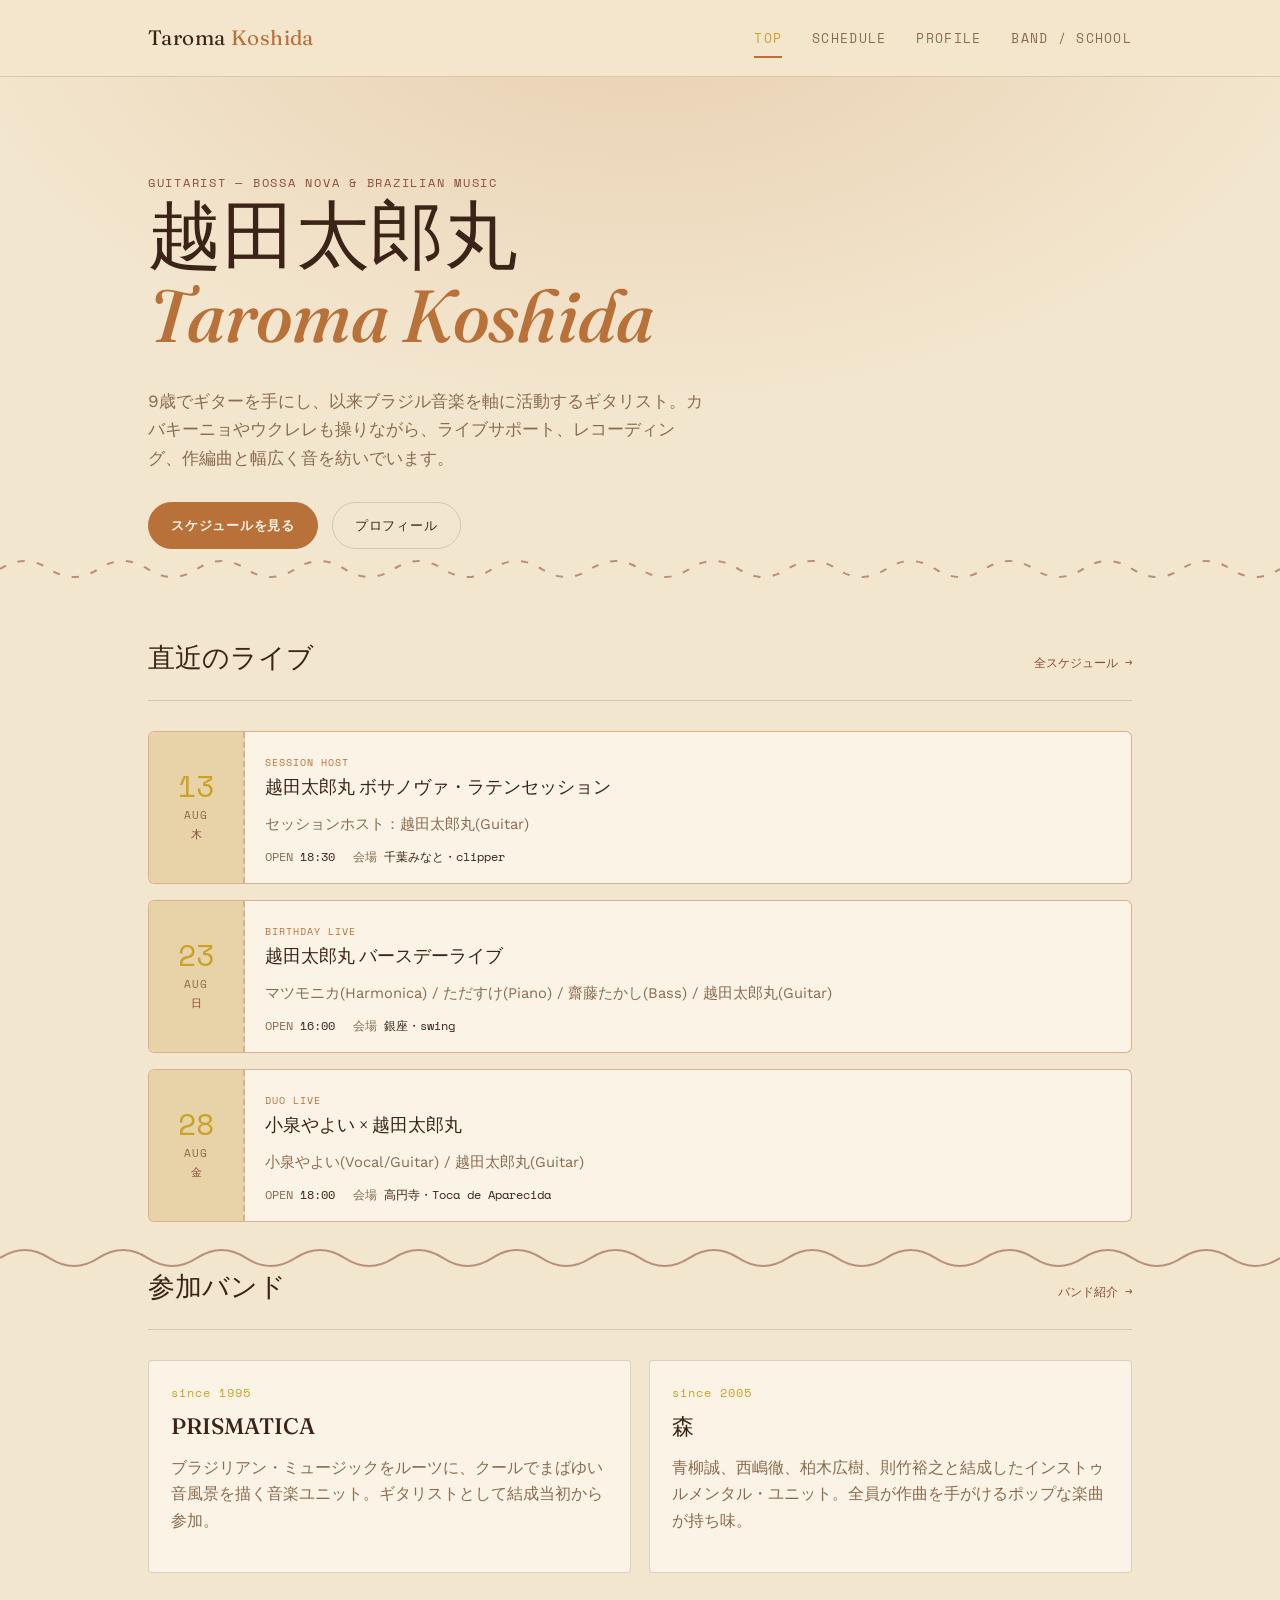
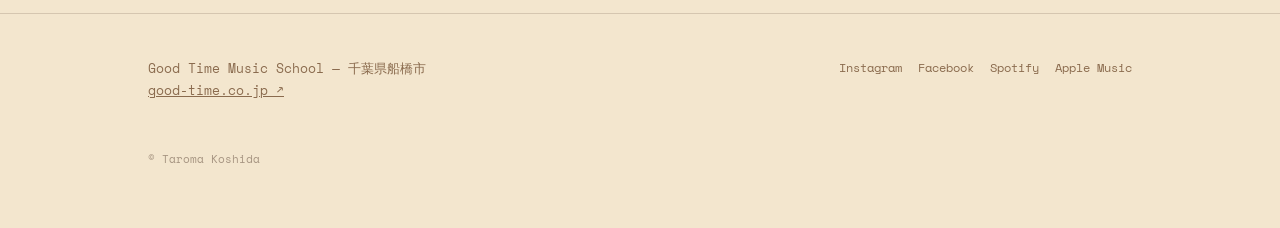
<file: index.html>
<!DOCTYPE html>
<html lang="ja">
<head>
<meta charset="UTF-8">
<meta name="viewport" content="width=device-width, initial-scale=1.0">
<title>Taroma Koshida | 越田太郎丸 公式サイト</title>
<meta name="description" content="ギタリスト・越田太郎丸の公式サイト。ボサノバを軸に活動するギタリストのライブスケジュール、プロフィール、参加バンドを掲載。">
<link rel="stylesheet" href="style.css">
</head>
<body>

<header class="site-header">
  <div class="wrap">
    <a href="index.html" class="wordmark">Taroma <span>Koshida</span></a>
    <button class="nav-toggle" aria-label="メニュー">☰</button>
    <nav class="mainnav">
      <ul>
        <li><a href="index.html" class="active">TOP</a></li>
        <li><a href="schedule.html">SCHEDULE</a></li>
        <li><a href="profile.html">PROFILE</a></li>
        <li><a href="bands.html">BAND / SCHOOL</a></li>
      </ul>
    </nav>
  </div>
</header>

<section class="hero">
  <div class="wrap">
    <span class="eyebrow">Guitarist — Bossa Nova &amp; Brazilian Music</span>
    <h1>越田太郎丸<br><em>Taroma Koshida</em></h1>
    <p class="lede">9歳でギターを手にし、以来ブラジル音楽を軸に活動するギタリスト。カバキーニョやウクレレも操りながら、ライブサポート、レコーディング、作編曲と幅広く音を紡いでいます。</p>
    <div class="hero-links">
      <a href="schedule.html" class="btn solid">スケジュールを見る</a>
      <a href="profile.html" class="btn">プロフィール</a>
    </div>
  </div>
  <svg class="wave animated" viewBox="0 0 1040 34" preserveAspectRatio="none">
    <path d="M0 20 Q 20 4, 40 20 T 80 20 T 120 20 T 160 20 T 200 20 T 240 20 T 280 20 T 320 20 T 360 20 T 400 20 T 440 20 T 480 20 T 520 20 T 560 20 T 600 20 T 640 20 T 680 20 T 720 20 T 760 20 T 800 20 T 840 20 T 880 20 T 920 20 T 960 20 T 1000 20 T 1040 20"/>
  </svg>
</section>

<section class="wrap">
  <div class="section-head">
    <h2>直近のライブ</h2>
    <a href="schedule.html" class="more">全スケジュール →</a>
  </div>

  <div class="ticket new">
    <div class="stub"><span class="day">13</span><span class="mon">AUG</span><span class="dow">木</span></div>
    <div class="body">
      <span class="tag">SESSION HOST</span>
      <h3>越田太郎丸 ボサノヴァ・ラテンセッション</h3>
      <p class="members">セッションホスト：越田太郎丸(Guitar)</p>
      <div class="meta"><span>OPEN <b>18:30</b></span><span>会場 <b>千葉みなと・clipper</b></span></div>
    </div>
  </div>

  <div class="ticket new">
    <div class="stub"><span class="day">23</span><span class="mon">AUG</span><span class="dow">日</span></div>
    <div class="body">
      <span class="tag">BIRTHDAY LIVE</span>
      <h3>越田太郎丸 バースデーライブ</h3>
      <p class="members">マツモニカ(Harmonica) / ただすけ(Piano) / 齋藤たかし(Bass) / 越田太郎丸(Guitar)</p>
      <div class="meta"><span>OPEN <b>16:00</b></span><span>会場 <b>銀座・swing</b></span></div>
    </div>
  </div>

  <div class="ticket new">
    <div class="stub"><span class="day">28</span><span class="mon">AUG</span><span class="dow">金</span></div>
    <div class="body">
      <span class="tag">DUO LIVE</span>
      <h3>小泉やよい × 越田太郎丸</h3>
      <p class="members">小泉やよい(Vocal/Guitar) / 越田太郎丸(Guitar)</p>
      <div class="meta"><span>OPEN <b>18:00</b></span><span>会場 <b>高円寺・Toca de Aparecida</b></span></div>
    </div>
  </div>
</section>

<svg class="wave" viewBox="0 0 1040 34" preserveAspectRatio="none"><path d="M0 20 Q 20 4, 40 20 T 80 20 T 120 20 T 160 20 T 200 20 T 240 20 T 280 20 T 320 20 T 360 20 T 400 20 T 440 20 T 480 20 T 520 20 T 560 20 T 600 20 T 640 20 T 680 20 T 720 20 T 760 20 T 800 20 T 840 20 T 880 20 T 920 20 T 960 20 T 1000 20 T 1040 20"/></svg>

<section class="wrap">
  <div class="section-head">
    <h2>参加バンド</h2>
    <a href="bands.html" class="more">バンド紹介 →</a>
  </div>
  <div class="grid cols-2">
    <div class="card band-card">
      <span class="role">since 1995</span>
      <h3>PRISMATICA</h3>
      <p>ブラジリアン・ミュージックをルーツに、クールでまばゆい音風景を描く音楽ユニット。ギタリストとして結成当初から参加。</p>
    </div>
    <div class="card band-card">
      <span class="role">since 2005</span>
      <h3>森</h3>
      <p>青柳誠、西嶋徹、柏木広樹、則竹裕之と結成したインストゥルメンタル・ユニット。全員が作曲を手がけるポップな楽曲が持ち味。</p>
    </div>
  </div>
</section>

<footer>
  <div class="wrap">
    <div class="school">
      Good Time Music School — 千葉県船橋市<br>
      <a href="http://good-time.co.jp/" target="_blank" rel="noopener">good-time.co.jp ↗</a>
    </div>
    <div class="socials">
      <a href="https://www.instagram.com/taroma_koshida/" target="_blank" rel="noopener">Instagram</a>
      <a href="https://www.facebook.com/TaromaKoshida/" target="_blank" rel="noopener">Facebook</a>
      <a href="https://open.spotify.com/intl-ja/artist/7nLatWSxXQUPsSyGvtybP2" target="_blank" rel="noopener">Spotify</a>
      <a href="https://music.apple.com/jp/artist/taroma-koshida/326281220" target="_blank" rel="noopener">Apple Music</a>
    </div>
    <div class="copyright">© Taroma Koshida</div>
  </div>
</footer>

<script src="script.js"></script>
</body>
</html>
</file>
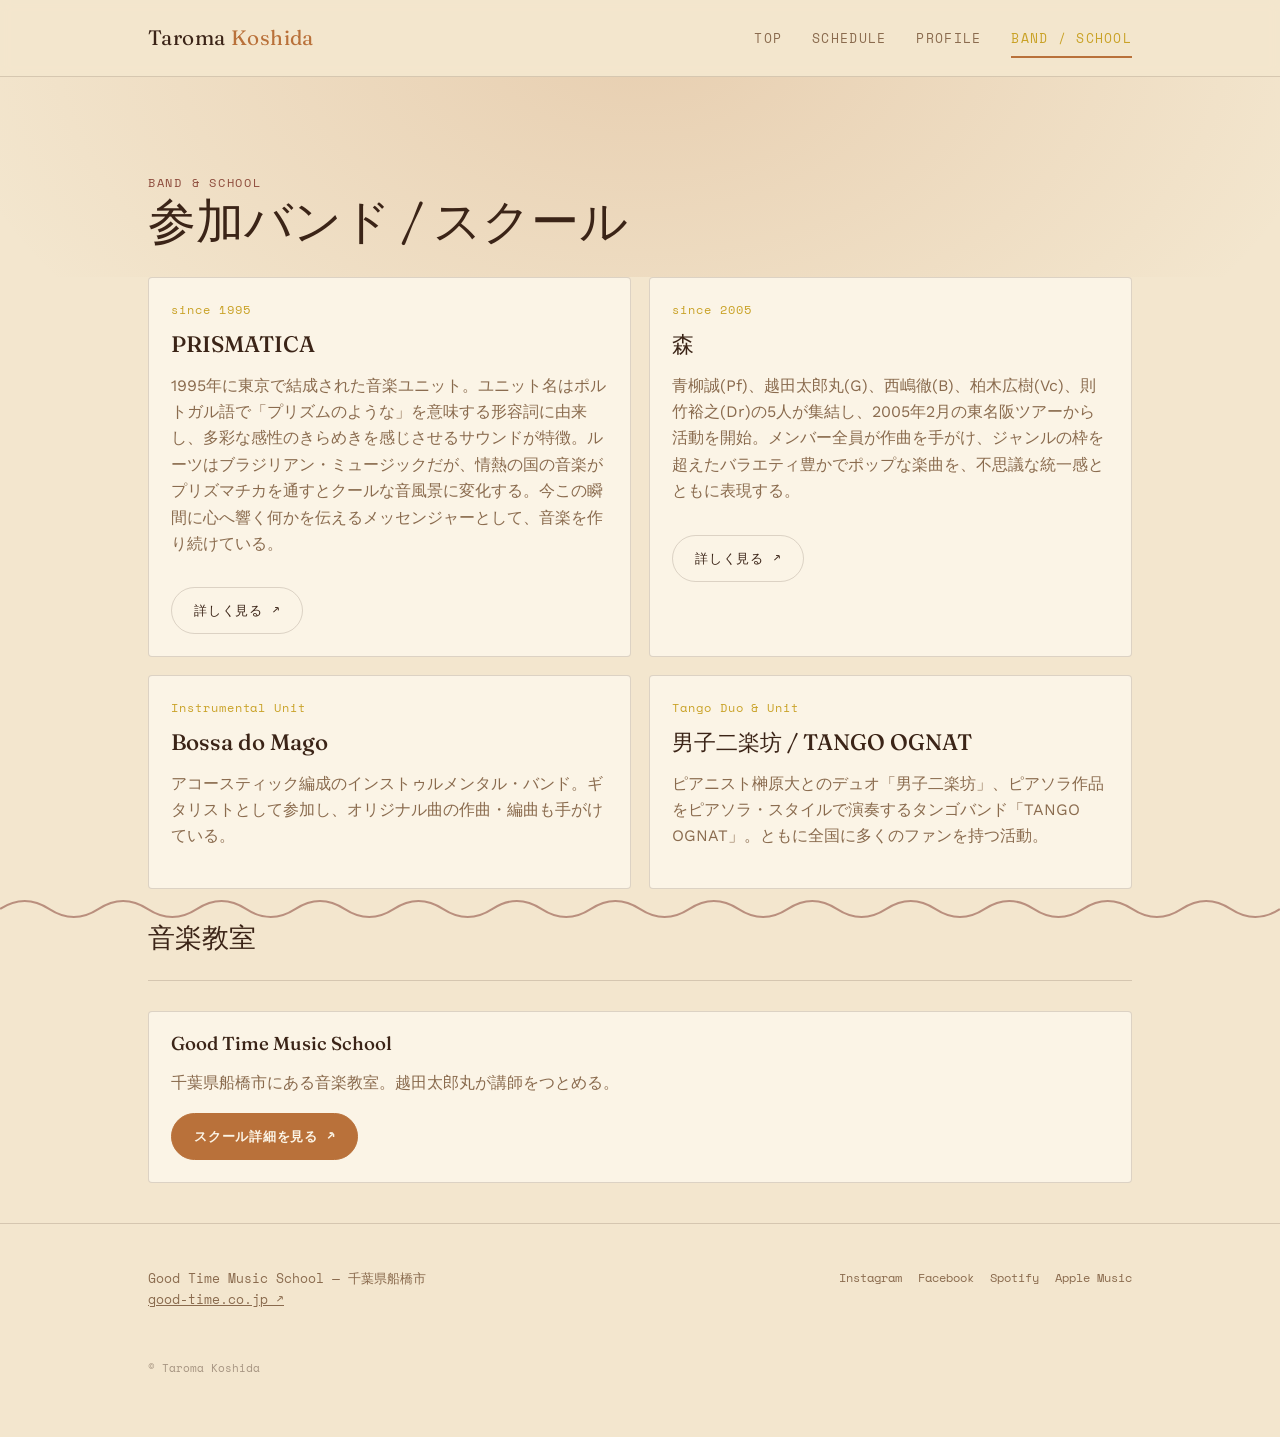
<file: bands.html>
<!DOCTYPE html>
<html lang="ja">
<head>
<meta charset="UTF-8">
<meta name="viewport" content="width=device-width, initial-scale=1.0">
<title>BAND / SCHOOL | Taroma Koshida</title>
<meta name="description" content="越田太郎丸が参加するバンドと、講師をつとめる音楽教室のご紹介。">
<link rel="stylesheet" href="style.css">
</head>
<body>

<header class="site-header">
  <div class="wrap">
    <a href="index.html" class="wordmark">Taroma <span>Koshida</span></a>
    <button class="nav-toggle" aria-label="メニュー">☰</button>
    <nav class="mainnav">
      <ul>
        <li><a href="index.html">TOP</a></li>
        <li><a href="schedule.html">SCHEDULE</a></li>
        <li><a href="profile.html">PROFILE</a></li>
        <li><a href="bands.html" class="active">BAND / SCHOOL</a></li>
      </ul>
    </nav>
  </div>
</header>

<section class="hero" style="padding-bottom:10px;">
  <div class="wrap">
    <span class="eyebrow">Band &amp; School</span>
    <h1 style="font-size:clamp(2rem,5vw,3rem);">参加バンド / スクール</h1>
  </div>
</section>

<section class="wrap">
  <div class="grid cols-2">

    <div class="card band-card">
      <span class="role">since 1995</span>
      <h3>PRISMATICA</h3>
      <p>1995年に東京で結成された音楽ユニット。ユニット名はポルトガル語で「プリズムのような」を意味する形容詞に由来し、多彩な感性のきらめきを感じさせるサウンドが特徴。ルーツはブラジリアン・ミュージックだが、情熱の国の音楽がプリズマチカを通すとクールな音風景に変化する。今この瞬間に心へ響く何かを伝えるメッセンジャーとして、音楽を作り続けている。</p>
      <a class="btn" href="http://www.myspace.com/prismaticaofficial" target="_blank" rel="noopener">詳しく見る ↗</a>
    </div>

    <div class="card band-card">
      <span class="role">since 2005</span>
      <h3>森</h3>
      <p>青柳誠(Pf)、越田太郎丸(G)、西嶋徹(B)、柏木広樹(Vc)、則竹裕之(Dr)の5人が集結し、2005年2月の東名阪ツアーから活動を開始。メンバー全員が作曲を手がけ、ジャンルの枠を超えたバラエティ豊かでポップな楽曲を、不思議な統一感とともに表現する。</p>
      <a class="btn" href="http://www.morilive.com/" target="_blank" rel="noopener">詳しく見る ↗</a>
    </div>

    <div class="card band-card">
      <span class="role">Instrumental Unit</span>
      <h3>Bossa do Mago</h3>
      <p>アコースティック編成のインストゥルメンタル・バンド。ギタリストとして参加し、オリジナル曲の作曲・編曲も手がけている。</p>
    </div>

    <div class="card band-card">
      <span class="role">Tango Duo &amp; Unit</span>
      <h3>男子二楽坊 / TANGO OGNAT</h3>
      <p>ピアニスト榊原大とのデュオ「男子二楽坊」、ピアソラ作品をピアソラ・スタイルで演奏するタンゴバンド「TANGO OGNAT」。ともに全国に多くのファンを持つ活動。</p>
    </div>

  </div>
</section>

<svg class="wave" viewBox="0 0 1040 34" preserveAspectRatio="none"><path d="M0 20 Q 20 4, 40 20 T 80 20 T 120 20 T 160 20 T 200 20 T 240 20 T 280 20 T 320 20 T 360 20 T 400 20 T 440 20 T 480 20 T 520 20 T 560 20 T 600 20 T 640 20 T 680 20 T 720 20 T 760 20 T 800 20 T 840 20 T 880 20 T 920 20 T 960 20 T 1000 20 T 1040 20"/></svg>

<section class="wrap">
  <div class="section-head"><h2>音楽教室</h2></div>
  <div class="card">
    <h3 style="margin-bottom:6px;">Good Time Music School</h3>
    <p style="color:var(--sand-dim); margin-bottom:16px;">千葉県船橋市にある音楽教室。越田太郎丸が講師をつとめる。</p>
    <a class="btn solid" href="http://good-time.co.jp/" target="_blank" rel="noopener">スクール詳細を見る ↗</a>
  </div>
</section>

<footer>
  <div class="wrap">
    <div class="school">
      Good Time Music School — 千葉県船橋市<br>
      <a href="http://good-time.co.jp/" target="_blank" rel="noopener">good-time.co.jp ↗</a>
    </div>
    <div class="socials">
      <a href="https://www.instagram.com/taroma_koshida/" target="_blank" rel="noopener">Instagram</a>
      <a href="https://www.facebook.com/TaromaKoshida/" target="_blank" rel="noopener">Facebook</a>
      <a href="https://open.spotify.com/intl-ja/artist/7nLatWSxXQUPsSyGvtybP2" target="_blank" rel="noopener">Spotify</a>
      <a href="https://music.apple.com/jp/artist/taroma-koshida/326281220" target="_blank" rel="noopener">Apple Music</a>
    </div>
    <div class="copyright">© Taroma Koshida</div>
  </div>
</footer>

<script src="script.js"></script>
</body>
</html>
</file>
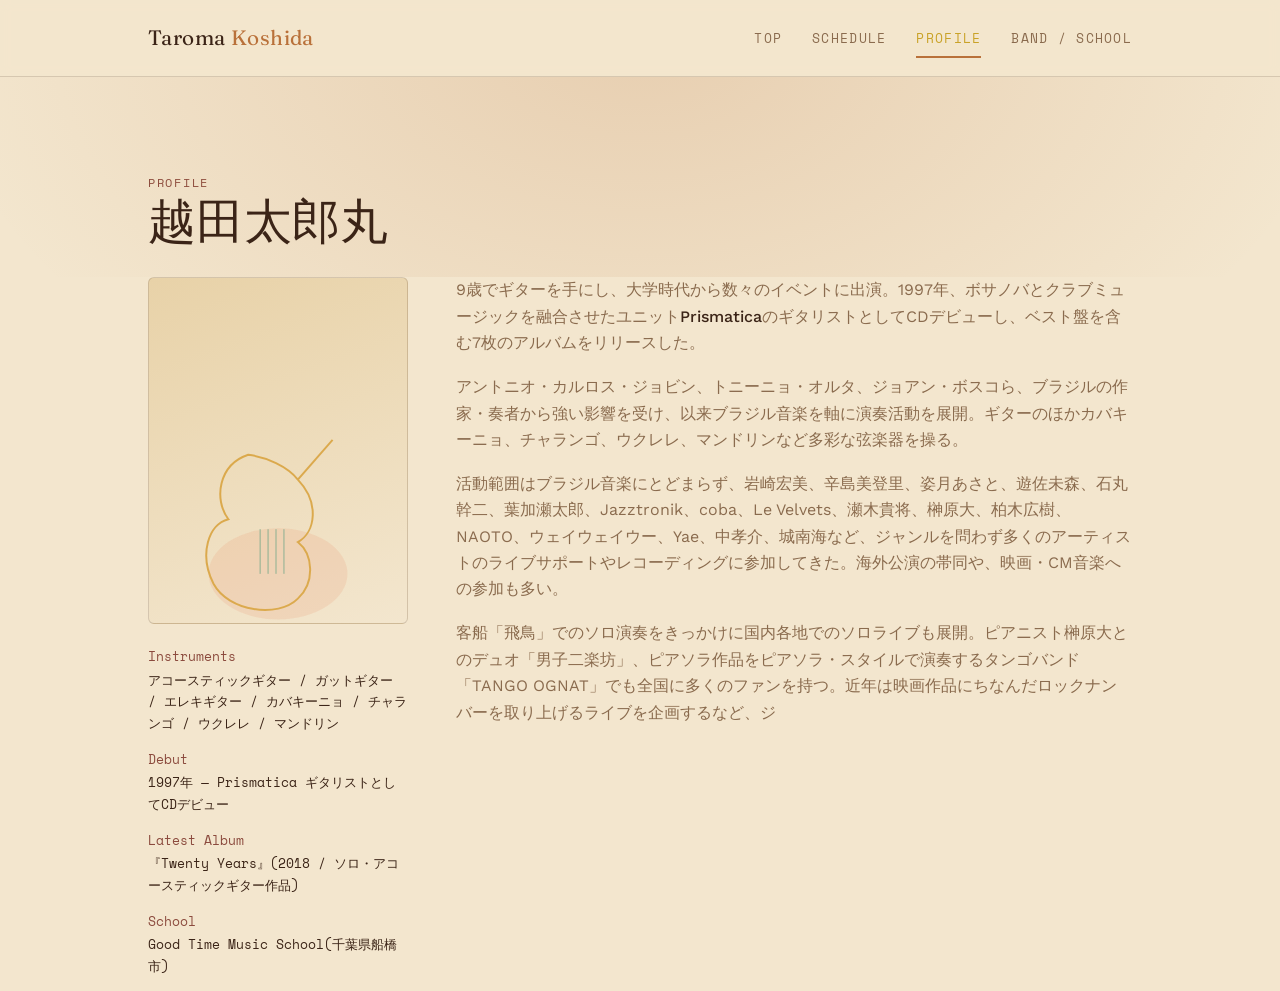
<file: profile.html>
<!DOCTYPE html>
<html lang="ja">
<head>
<meta charset="UTF-8">
<meta name="viewport" content="width=device-width, initial-scale=1.0">
<title>PROFILE | Taroma Koshida</title>
<meta name="description" content="ギタリスト越田太郎丸のプロフィール。">
<link rel="stylesheet" href="style.css">
</head>
<body>

<header class="site-header">
  <div class="wrap">
    <a href="index.html" class="wordmark">Taroma <span>Koshida</span></a>
    <button class="nav-toggle" aria-label="メニュー">☰</button>
    <nav class="mainnav">
      <ul>
        <li><a href="index.html">TOP</a></li>
        <li><a href="schedule.html">SCHEDULE</a></li>
        <li><a href="profile.html" class="active">PROFILE</a></li>
        <li><a href="bands.html">BAND / SCHOOL</a></li>
      </ul>
    </nav>
  </div>
</header>

<section class="hero" style="padding-bottom:10px;">
  <div class="wrap">
    <span class="eyebrow">Profile</span>
    <h1 style="font-size:clamp(2rem,5vw,3rem);">越田太郎丸</h1>
  </div>
</section>

<section class="wrap">
  <div class="profile-layout">

    <div>
      <div class="portrait" aria-hidden="true">
        <svg viewBox="0 0 260 200" xmlns="http://www.w3.org/2000/svg">
          <ellipse cx="130" cy="150" rx="70" ry="46" fill="#E8734A" opacity="0.14"/>
          <path d="M100 30 C70 40 65 75 80 95 C60 100 50 130 65 160 C80 188 130 195 150 175
                   C168 158 165 130 150 118 C168 108 172 78 150 55 C140 42 118 32 100 30 Z"
                fill="none" stroke="#D9A441" stroke-width="2"/>
          <line x1="150" y1="55" x2="185" y2="15" stroke="#D9A441" stroke-width="2"/>
          <line x1="112" y1="105" x2="112" y2="150" stroke="#7FA98C" stroke-width="1"/>
          <line x1="120" y1="105" x2="120" y2="150" stroke="#7FA98C" stroke-width="1"/>
          <line x1="128" y1="105" x2="128" y2="150" stroke="#7FA98C" stroke-width="1"/>
          <line x1="136" y1="105" x2="136" y2="150" stroke="#7FA98C" stroke-width="1"/>
        </svg>
      </div>

      <dl class="stat-list">
        <dt>Instruments</dt>
        <dd>アコースティックギター / ガットギター / エレキギター / カバキーニョ / チャランゴ / ウクレレ / マンドリン</dd>
        <dt>Debut</dt>
        <dd>1997年 — Prismatica ギタリストとしてCDデビュー</dd>
        <dt>Latest Album</dt>
        <dd>『Twenty Years』(2018 / ソロ・アコースティックギター作品)</dd>
        <dt>School</dt>
        <dd>Good Time Music School(千葉県船橋市)</dd>
      </dl>
    </div>

    <div class="bio">
      <p>9歳でギターを手にし、大学時代から数々のイベントに出演。1997年、ボサノバとクラブミュージックを融合させたユニット<strong>Prismatica</strong>のギタリストとしてCDデビューし、ベスト盤を含む7枚のアルバムをリリースした。</p>

      <p>アントニオ・カルロス・ジョビン、トニーニョ・オルタ、ジョアン・ボスコら、ブラジルの作家・奏者から強い影響を受け、以来ブラジル音楽を軸に演奏活動を展開。ギターのほかカバキーニョ、チャランゴ、ウクレレ、マンドリンなど多彩な弦楽器を操る。</p>

      <p>活動範囲はブラジル音楽にとどまらず、岩崎宏美、辛島美登里、姿月あさと、遊佐未森、石丸幹二、葉加瀬太郎、Jazztronik、coba、Le Velvets、瀬木貴将、榊原大、柏木広樹、NAOTO、ウェイウェイウー、Yae、中孝介、城南海など、ジャンルを問わず多くのアーティストのライブサポートやレコーディングに参加してきた。海外公演の帯同や、映画・CM音楽への参加も多い。</p>

      <p>客船「飛鳥」でのソロ演奏をきっかけに国内各地でのソロライブも展開。ピアニスト榊原大とのデュオ「男子二楽坊」、ピアソラ作品をピアソラ・スタイルで演奏するタンゴバンド「TANGO OGNAT」でも全国に多くのファンを持つ。近年は映画作品にちなんだロックナンバーを取り上げるライブを企画するなど、ジ
</file>
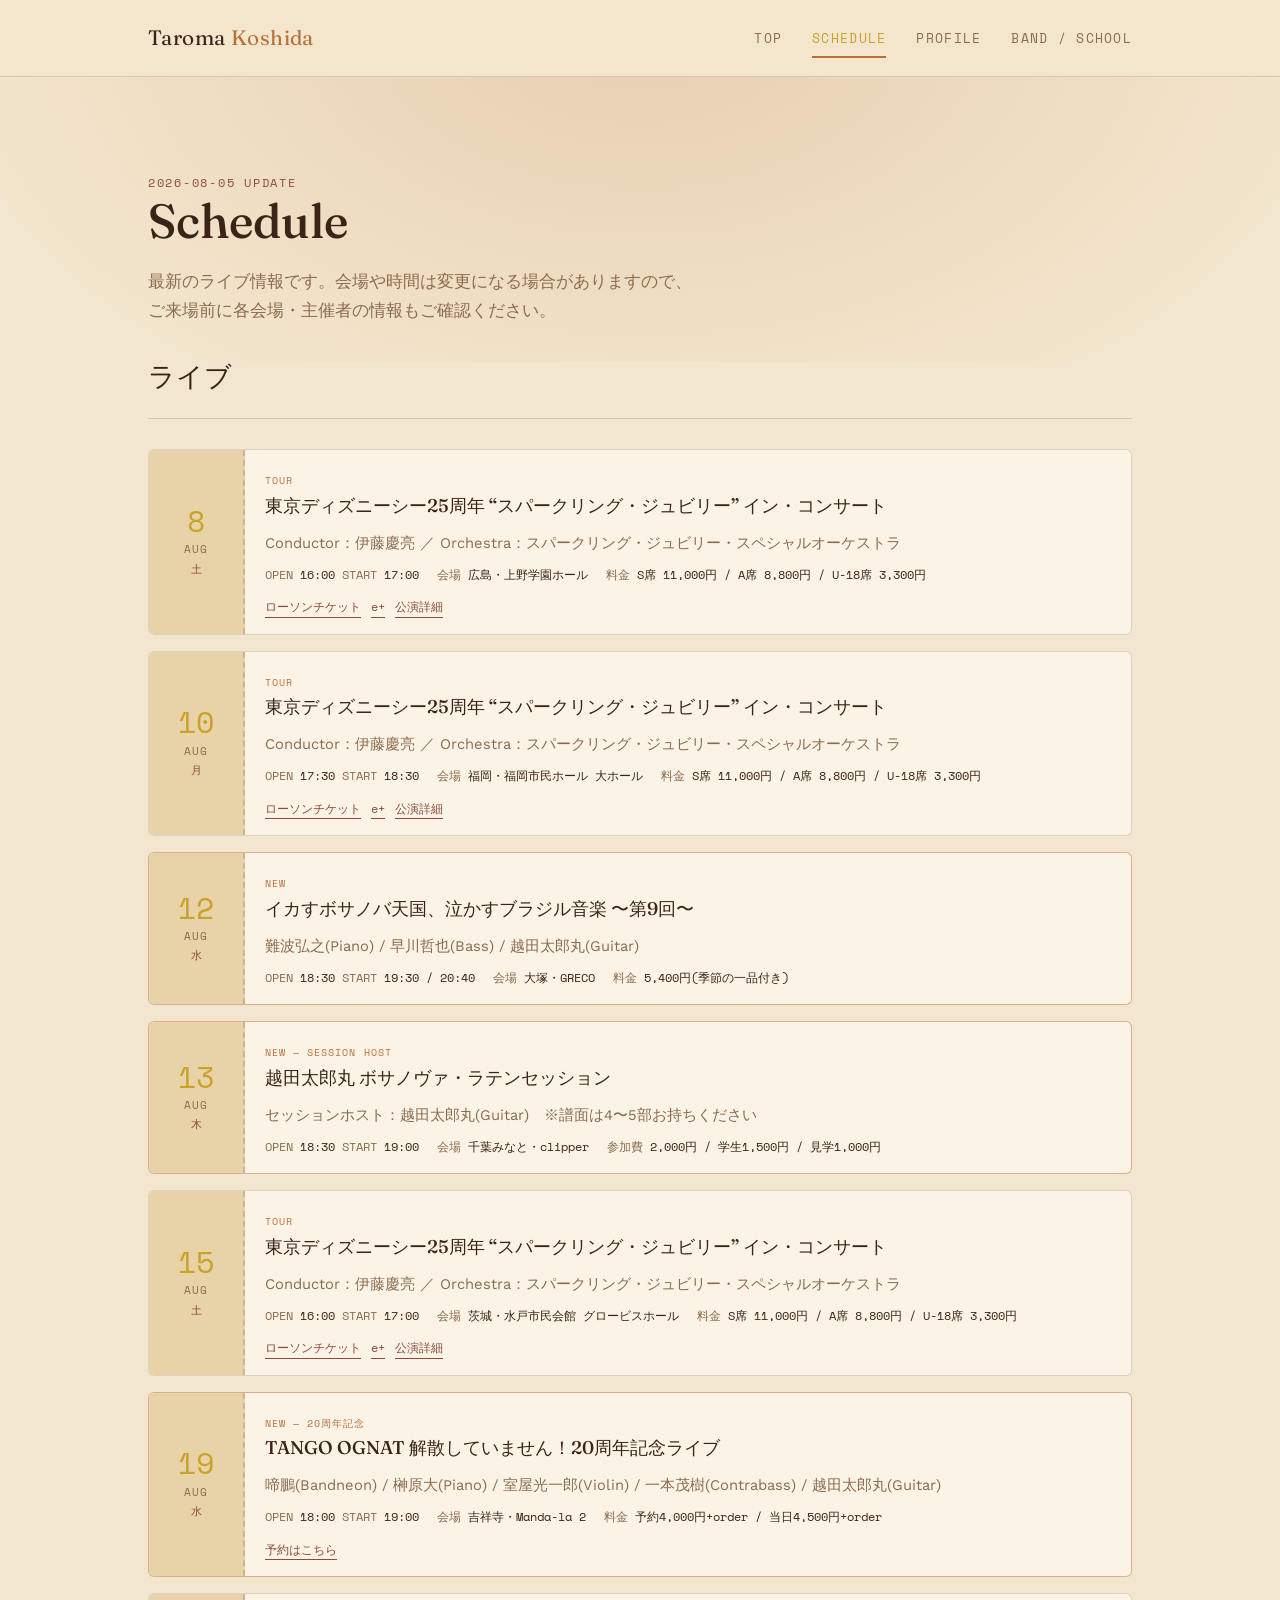
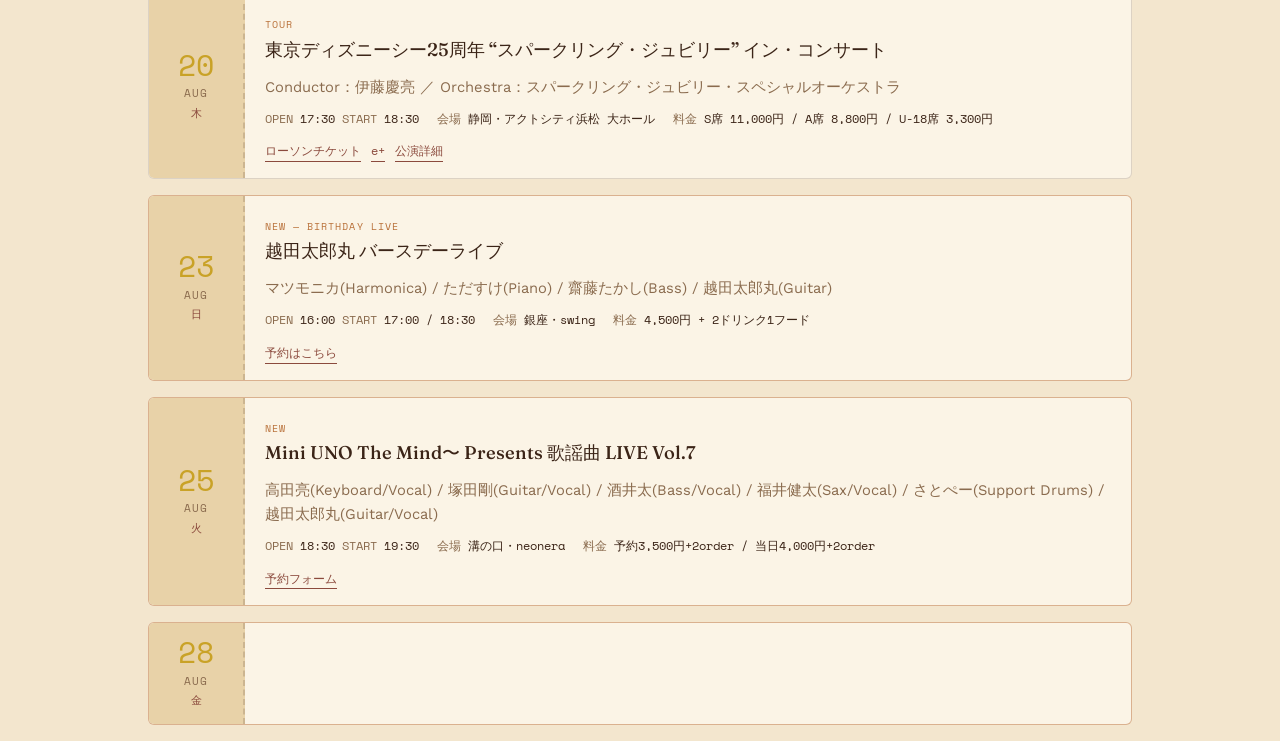
<file: schedule.html>
<!DOCTYPE html>
<html lang="ja">
<head>
<meta charset="UTF-8">
<meta name="viewport" content="width=device-width, initial-scale=1.0">
<title>SCHEDULE | Taroma Koshida</title>
<meta name="description" content="越田太郎丸のライブスケジュール一覧。">
<link rel="stylesheet" href="style.css">
</head>
<body>

<header class="site-header">
  <div class="wrap">
    <a href="index.html" class="wordmark">Taroma <span>Koshida</span></a>
    <button class="nav-toggle" aria-label="メニュー">☰</button>
    <nav class="mainnav">
      <ul>
        <li><a href="index.html">TOP</a></li>
        <li><a href="schedule.html" class="active">SCHEDULE</a></li>
        <li><a href="profile.html">PROFILE</a></li>
        <li><a href="bands.html">BAND / SCHOOL</a></li>
      </ul>
    </nav>
  </div>
</header>

<section class="hero" style="padding-bottom:20px;">
  <div class="wrap">
    <span class="eyebrow">2026-08-05 update</span>
    <h1 style="font-size:clamp(2rem,5vw,3rem);">Schedule</h1>
    <p class="lede">最新のライブ情報です。会場や時間は変更になる場合がありますので、ご来場前に各会場・主催者の情報もご確認ください。</p>
  </div>
</section>

<section class="wrap">

  <div class="section-head"><h2>ライブ</h2></div>

  <div class="ticket">
    <div class="stub"><span class="day">8</span><span class="mon">AUG</span><span class="dow">土</span></div>
    <div class="body">
      <span class="tag">TOUR</span>
      <h3>東京ディズニーシー25周年 “スパークリング・ジュビリー” イン・コンサート</h3>
      <p class="members">Conductor：伊藤慶亮 ／ Orchestra：スパークリング・ジュビリー・スペシャルオーケストラ</p>
      <div class="meta"><span>OPEN <b>16:00</b> START <b>17:00</b></span><span>会場 <b>広島・上野学園ホール</b></span><span>料金 <b>S席 11,000円 / A席 8,800円 / U-18席 3,300円</b></span></div>
      <div class="links"><a href="https://l-tike.com/tds25concert/" target="_blank" rel="noopener">ローソンチケット</a><a href="https://eplus.jp/tds25concert/" target="_blank" rel="noopener">e+</a><a href="https://www.promax.co.jp/tds25concert/" target="_blank" rel="noopener">公演詳細</a></div>
    </div>
  </div>

  <div class="ticket">
    <div class="stub"><span class="day">10</span><span class="mon">AUG</span><span class="dow">月</span></div>
    <div class="body">
      <span class="tag">TOUR</span>
      <h3>東京ディズニーシー25周年 “スパークリング・ジュビリー” イン・コンサート</h3>
      <p class="members">Conductor：伊藤慶亮 ／ Orchestra：スパークリング・ジュビリー・スペシャルオーケストラ</p>
      <div class="meta"><span>OPEN <b>17:30</b> START <b>18:30</b></span><span>会場 <b>福岡・福岡市民ホール 大ホール</b></span><span>料金 <b>S席 11,000円 / A席 8,800円 / U-18席 3,300円</b></span></div>
      <div class="links"><a href="https://l-tike.com/tds25concert/" target="_blank" rel="noopener">ローソンチケット</a><a href="https://eplus.jp/tds25concert/" target="_blank" rel="noopener">e+</a><a href="https://www.promax.co.jp/tds25concert/" target="_blank" rel="noopener">公演詳細</a></div>
    </div>
  </div>

  <div class="ticket new">
    <div class="stub"><span class="day">12</span><span class="mon">AUG</span><span class="dow">水</span></div>
    <div class="body">
      <span class="tag">NEW</span>
      <h3>イカすボサノバ天国、泣かすブラジル音楽 〜第9回〜</h3>
      <p class="members">難波弘之(Piano) / 早川哲也(Bass) / 越田太郎丸(Guitar)</p>
      <div class="meta"><span>OPEN <b>18:30</b> START <b>19:30 / 20:40</b></span><span>会場 <b>大塚・GRECO</b></span><span>料金 <b>5,400円(季節の一品付き)</b></span></div>
    </div>
  </div>

  <div class="ticket new">
    <div class="stub"><span class="day">13</span><span class="mon">AUG</span><span class="dow">木</span></div>
    <div class="body">
      <span class="tag">NEW — SESSION HOST</span>
      <h3>越田太郎丸 ボサノヴァ・ラテンセッション</h3>
      <p class="members">セッションホスト：越田太郎丸(Guitar)　※譜面は4〜5部お持ちください</p>
      <div class="meta"><span>OPEN <b>18:30</b> START <b>19:00</b></span><span>会場 <b>千葉みなと・clipper</b></span><span>参加費 <b>2,000円 / 学生1,500円 / 見学1,000円</b></span></div>
    </div>
  </div>

  <div class="ticket">
    <div class="stub"><span class="day">15</span><span class="mon">AUG</span><span class="dow">土</span></div>
    <div class="body">
      <span class="tag">TOUR</span>
      <h3>東京ディズニーシー25周年 “スパークリング・ジュビリー” イン・コンサート</h3>
      <p class="members">Conductor：伊藤慶亮 ／ Orchestra：スパークリング・ジュビリー・スペシャルオーケストラ</p>
      <div class="meta"><span>OPEN <b>16:00</b> START <b>17:00</b></span><span>会場 <b>茨城・水戸市民会館 グロービスホール</b></span><span>料金 <b>S席 11,000円 / A席 8,800円 / U-18席 3,300円</b></span></div>
      <div class="links"><a href="https://l-tike.com/tds25concert/" target="_blank" rel="noopener">ローソンチケット</a><a href="https://eplus.jp/tds25concert/" target="_blank" rel="noopener">e+</a><a href="https://www.promax.co.jp/tds25concert/" target="_blank" rel="noopener">公演詳細</a></div>
    </div>
  </div>

  <div class="ticket new">
    <div class="stub"><span class="day">19</span><span class="mon">AUG</span><span class="dow">水</span></div>
    <div class="body">
      <span class="tag">NEW — 20周年記念</span>
      <h3>TANGO OGNAT 解散していません！20周年記念ライブ</h3>
      <p class="members">啼鵬(Bandneon) / 榊原大(Piano) / 室屋光一郎(Violin) / 一本茂樹(Contrabass) / 越田太郎丸(Guitar)</p>
      <div class="meta"><span>OPEN <b>18:00</b> START <b>19:00</b></span><span>会場 <b>吉祥寺・Manda-la 2</b></span><span>料金 <b>予約4,000円+order / 当日4,500円+order</b></span></div>
      <div class="links"><a href="https://www.manda-la2.com/event-details/kaisanshiteimasen-20shunenkinenraibu-2/form" target="_blank" rel="noopener">予約はこちら</a></div>
    </div>
  </div>

  <div class="ticket">
    <div class="stub"><span class="day">20</span><span class="mon">AUG</span><span class="dow">木</span></div>
    <div class="body">
      <span class="tag">TOUR</span>
      <h3>東京ディズニーシー25周年 “スパークリング・ジュビリー” イン・コンサート</h3>
      <p class="members">Conductor：伊藤慶亮 ／ Orchestra：スパークリング・ジュビリー・スペシャルオーケストラ</p>
      <div class="meta"><span>OPEN <b>17:30</b> START <b>18:30</b></span><span>会場 <b>静岡・アクトシティ浜松 大ホール</b></span><span>料金 <b>S席 11,000円 / A席 8,800円 / U-18席 3,300円</b></span></div>
      <div class="links"><a href="https://l-tike.com/tds25concert/" target="_blank" rel="noopener">ローソンチケット</a><a href="https://eplus.jp/tds25concert/" target="_blank" rel="noopener">e+</a><a href="https://www.promax.co.jp/tds25concert/" target="_blank" rel="noopener">公演詳細</a></div>
    </div>
  </div>

  <div class="ticket new">
    <div class="stub"><span class="day">23</span><span class="mon">AUG</span><span class="dow">日</span></div>
    <div class="body">
      <span class="tag">NEW — BIRTHDAY LIVE</span>
      <h3>越田太郎丸 バースデーライブ</h3>
      <p class="members">マツモニカ(Harmonica) / ただすけ(Piano) / 齋藤たかし(Bass) / 越田太郎丸(Guitar)</p>
      <div class="meta"><span>OPEN <b>16:00</b> START <b>17:00 / 18:30</b></span><span>会場 <b>銀座・swing</b></span><span>料金 <b>4,500円 + 2ドリンク1フード</b></span></div>
      <div class="links"><a href="https://www.ticketpay.jp/booking/?event_id=63259" target="_blank" rel="noopener">予約はこちら</a></div>
    </div>
  </div>

  <div class="ticket new">
    <div class="stub"><span class="day">25</span><span class="mon">AUG</span><span class="dow">火</span></div>
    <div class="body">
      <span class="tag">NEW</span>
      <h3>Mini UNO The Mind〜 Presents 歌謡曲 LIVE Vol.7</h3>
      <p class="members">高田亮(Keyboard/Vocal) / 塚田剛(Guitar/Vocal) / 酒井太(Bass/Vocal) / 福井健太(Sax/Vocal) / さとぺー(Support Drums) / 越田太郎丸(Guitar/Vocal)</p>
      <div class="meta"><span>OPEN <b>18:30</b> START <b>19:30</b></span><span>会場 <b>溝の口・neonera</b></span><span>料金 <b>予約3,500円+2order / 当日4,000円+2order</b></span></div>
      <div class="links"><a href="https://docs.google.com/forms/d/e/1FAIpQLScrU3LfHIbAazzMC7SsvA-nNriOWwnd0FbqTW6vVmKaSGiSmg/viewform" target="_blank" rel="noopener">予約フォーム</a></div>
    </div>
  </div>

  <div class="ticket new">
    <div class="stub"><span class="day">28</span><span class="mon">AUG</span><span class="dow">金</span></div>
    <div
</file>
<file: style.css>
/* ===========================================================
   Taroma Koshida — site stylesheet
   Palette: classical guitar wood tones — spruce top,
   rosewood, mahogany, brass tuning pegs
   =========================================================== */

@import url('https://fonts.googleapis.com/css2?family=Fraunces:ital,opsz,wght@0,9..144,300;0,9..144,500;0,9..144,600;1,9..144,500&family=Work+Sans:wght@300;400;500;600&family=Space+Mono:wght@400;700&display=swap');

:root{
  --bg-deep:   #F3E6CE;
  --bg-panel:  #FBF4E6;
  --bg-panel-2:#E8D2A8;
  --sand:      #3B2417;
  --sand-dim:  #8A6B4E;
  --coral:     #B9713A;
  --gold:      #C9A227;
  --sage:      #8B4A3D;
  --line:      rgba(59,36,23,0.16);

  --display: 'Fraunces', serif;
  --body: 'Work Sans', sans-serif;
  --mono: 'Space Mono', monospace;
}

*{ box-sizing: border-box; }
html{ scroll-behavior: smooth; }

body{
  margin:0;
  background: var(--bg-deep);
  color: var(--sand);
  font-family: var(--body);
  font-weight: 400;
  line-height: 1.65;
  -webkit-font-smoothing: antialiased;
}

img{ max-width:100%; display:block; }
a{ color: inherit; }

h1,h2,h3{
  font-family: var(--display);
  font-weight: 500;
  line-height: 1.1;
  margin: 0 0 .4em;
  color: var(--sand);
}

.eyebrow{
  font-family: var(--mono);
  font-size: .78rem;
  letter-spacing: .14em;
  text-transform: uppercase;
  color: var(--sage);
}

.wrap{
  max-width: 1040px;
  margin: 0 auto;
  padding: 0 28px;
}

.site-header{
  position: sticky;
  top:0;
  z-index: 50;
  background: rgba(243,230,206,0.92);
  backdrop-filter: blur(6px);
  border-bottom: 1px solid var(--line);
}
.site-header .wrap{
  display:flex;
  align-items:center;
  justify-content:space-between;
  height: 76px;
}
.wordmark{
  font-family: var(--display);
  font-size: 1.3rem;
  letter-spacing: .02em;
  text-decoration:none;
  color: var(--sand);
}
.wordmark span{ color: var(--coral); }

nav.mainnav ul{
  list-style:none;
  display:flex;
  gap: 30px;
  margin:0; padding:0;
}
nav.mainnav a{
  text-decoration:none;
  font-family: var(--mono);
  font-size: .8rem;
  letter-spacing: .1em;
  color: var(--sand-dim);
  text-transform: uppercase;
  position:relative;
  padding-bottom: 4px;
  transition: color .2s ease;
}
nav.mainnav a:hover,
nav.mainnav a.active{ color: var(--gold); }
nav.mainnav a.active::after{
  content:"";
  position:absolute; left:0; right:0; bottom:-6px;
  height:2px; background: var(--coral);
}

.nav-toggle{
  display:none;
  background:none; border:none; color: var(--sand);
  font-size: 1.6rem; cursor:pointer;
}

@media (max-width: 720px){
  nav.mainnav{
    position:absolute; top:76px; left:0; right:0;
    background: var(--bg-panel);
    border-bottom: 1px solid var(--line);
    max-height:0; overflow:hidden;
    transition: max-height .3s ease;
  }
  nav.mainnav.open{ max-height: 260px; }
  nav.mainnav ul{ flex-direction:column; gap:0; }
  nav.mainnav a{ display:block; padding: 16px 28px; }
  nav.mainnav a.active::after{ display:none; }
  nav.mainnav a.active{ background: rgba(185,113,58,0.14); }
  .nav-toggle{ display:block; }
}

.wave{
  width:100%;
  height: 34px;
  display:block;
}
.wave path{
  fill:none;
  stroke: var(--sage);
  stroke-width: 2;
  opacity:.55;
}
.wave.coral path{ stroke: var(--coral); opacity:.5;}

@media (prefers-reduced-motion: no-preference){
  .wave.animated path{
    stroke-dasharray: 6 10;
    animation: dash 5s linear infinite;
  }
  @keyframes dash{
    to{ stroke-dashoffset: -160; }
  }
}

.hero{
  padding: 92px 0 60px;
  position:relative;
  overflow:hidden;
}
.hero::before{
  content:"";
  position:absolute; inset:-20% -10% auto -10%;
  height: 480px;
  background: radial-gradient(ellipse at top, rgba(185,113,58,0.2), transparent 65%);
  pointer-events:none;
}
.hero h1{
  font-size: clamp(2.6rem, 7vw, 4.6rem);
  position:relative;
}
.hero h1 em{
  font-style: italic;
  color: var(--coral);
}
.hero .lede{
  max-width: 560px;
  font-size: 1.08rem;
  color: var(--sand-dim);
  margin-top: 14px;
}
.hero-links{
  margin-top: 30px;
  display:flex; gap:14px; flex-wrap:wrap;
}

.btn{
  display:inline-flex;
  align-items:center;
  gap:8px;
  padding: 12px 22px;
  border-radius: 999px;
  font-family: var(--mono);
  font-size: .8rem;
  letter-spacing:.06em;
  text-decoration:none;
  border: 1px solid var(--line);
  color: var(--sand);
  transition: all .2s ease;
}
.btn:hover{ border-color: var(--coral); color: var(--coral); }
.btn.solid{
  background: var(--coral);
  border-color: var(--coral);
  color: #FBF4E6;
  font-weight:700;
}
.btn.solid:hover{ background: var(--gold); border-color: var(--gold); color:#FBF4E6; }

section{ padding: 56px 0; }
.section-head{
  display:flex;
  align-items:baseline;
  justify-content:space-between;
  gap: 20px;
  margin-bottom: 30px;
  border-bottom: 1px solid var(--line);
  padding-bottom: 16px;
}
.section-head h2{ font-size: 1.7rem; }
.section-head .more{
  font-family: var(--mono);
  font-size: .78rem;
  color: var(--sage);
  text-decoration:none;
  white-space:nowrap;
}
.section-head .more:hover{ color: var(--coral); }

.grid{
  display:grid;
  gap: 18px;
}
.grid.cols-3{ grid-template-columns: repeat(3, 1fr); }
.grid.cols-2{ grid-template-columns: repeat(2, 1fr); }
@media (max-width: 820px){
  .grid.cols-3, .grid.cols-2{ grid-template-columns: 1fr; }
}

.card{
  background: var(--bg-panel);
  border: 1px solid var(--line);
  border-radius: 4px;
  padding: 22px;
}

.ticket{
  display:grid;
  grid-template-columns: 96px 1fr;
  background: var(--bg-panel);
  border: 1px solid var(--line);
  border-radius: 6px;
  overflow:hidden;
  margin-bottom: 16px;
}
.ticket.new{ border-color: rgba(185,113,58,0.5); }
.ticket .stub{
  background: var(--bg-panel-2);
  border-right: 2px dashed var(--line);
  display:flex; flex-direction:column;
  align-items:center; justify-content:center;
  padding: 14px 6px;
  font-family: var(--mono);
  text-align:center;
}
.ticket .stub .day{ font-size: 1.9rem; color: var(--gold); line-height:1; }
.ticket .stub .mon{ font-size: .7rem; color: var(--sand-dim); letter-spacing:.08em; margin-top:4px;}
.ticket .stub .dow{ font-size: .68rem; color: var(--sage); margin-top:2px; }
.ticket .body{ padding: 16px 20px; }
.ticket .tag{
  display:inline-block;
  font-family: var(--mono);
  font-size: .65rem;
  color: var(--coral);
  letter-spacing:.1em;
  margin-bottom: 6px;
}
.ticket h3{ font-size: 1.15rem; margin-bottom: 6px; }
.ticket .members{ color: var(--sand-dim); font-size: .92rem; margin-bottom: 10px; }
.ticket .meta{
  display:flex; flex-wrap:wrap; gap: 6px 18px;
  font-family: var(--mono);
  font-size: .78rem;
  color: var(--sand-dim);
}
.ticket .meta b{ color: var(--sand); font-weight:500; }
.ticket .links{ margin-top: 12px; display:flex; gap:10px; flex-wrap:wrap; }
.ticket .links a{
  font-family: var(--mono);
  font-size: .74rem;
  text-decoration:none;
  color: var(--sage);
  border-bottom: 1px solid var(--sage);
}
.ticket .links a:hover{ color: var(--coral); border-color: var(--coral); }

.band-card h3{ font-size: 1.4rem; margin-bottom: 8px;}
.band-card .role{
  font-family: var(--mono);
  font-size: .74rem;
  color: var(--gold);
  letter-spacing:.08em;
  margin-bottom: 12px;
  display:block;
}
.band-card p{ color: var(--sand-dim); }
.band-card a.btn{ margin-top: 14px; }

.profile-layout{
  display:grid;
  grid-template-columns: 260px 1fr;
  gap: 48px;
  align-items:start;
}
@media (max-width: 780px){
  .profile-layout{ grid-template-columns: 1fr; }
}
.portrait{
  aspect-ratio: 3/4;
  border-radius: 6px;
  background:
    linear-gradient(160deg, var(--bg-panel-2), var(--bg-deep));
  border: 1px solid var(--line);
  position:relative;
  overflow:hidden;
  display:flex; align-items:flex-end;
}
.portrait svg{ width:100%; height:auto; opacity:.9; }
.stat-list{
  margin-top: 22px;
  font-family: var(--mono);
  font-size: .82rem;
}
.stat-list dt{ color: var(--sage); margin-top: 14px; }
.stat-list dd{ margin:2px 0 0; color: var(--sand); }

.bio p{ margin: 0 0 1.1em; color: var(--sand-dim); }
.bio strong{ color: var(--sand); font-weight:500; }

.taglist{
  display:flex; flex-wrap:wrap; gap:8px;
  margin-top: 6px;
}
.taglist span{
  font-family: var(--mono);
  font-size: .72rem;
  border: 1px solid var(--line);
  border-radius: 999px;
  padding: 5px 12px;
  color: var(--sand-dim);
}

footer{
  border-top: 1px solid var(--line);
  padding: 44px 0 60px;
  margin-top: 40px;
}
footer .wrap{
  display:flex;
  justify-content:space-between;
  flex-wrap:wrap;
  gap: 24px;
}
footer .school{
  font-family: var(--mono);
  font-size: .82rem;
  color: var(--sand-dim);
}
footer .socials{
  display:flex; gap: 16px;
  font-family: var(--mono);
  font-size: .78rem;
}
footer .socials a{ text-decoration:none; color: var(--sand-dim); }
footer .socials a:hover{ color: var(--coral); }
footer .copyright{
  width:100%;
  margin-top: 24px;
  font-family: var(--mono);
  font-size: .7rem;
  color: rgba(59,36,23,0.42);
}
</file>
